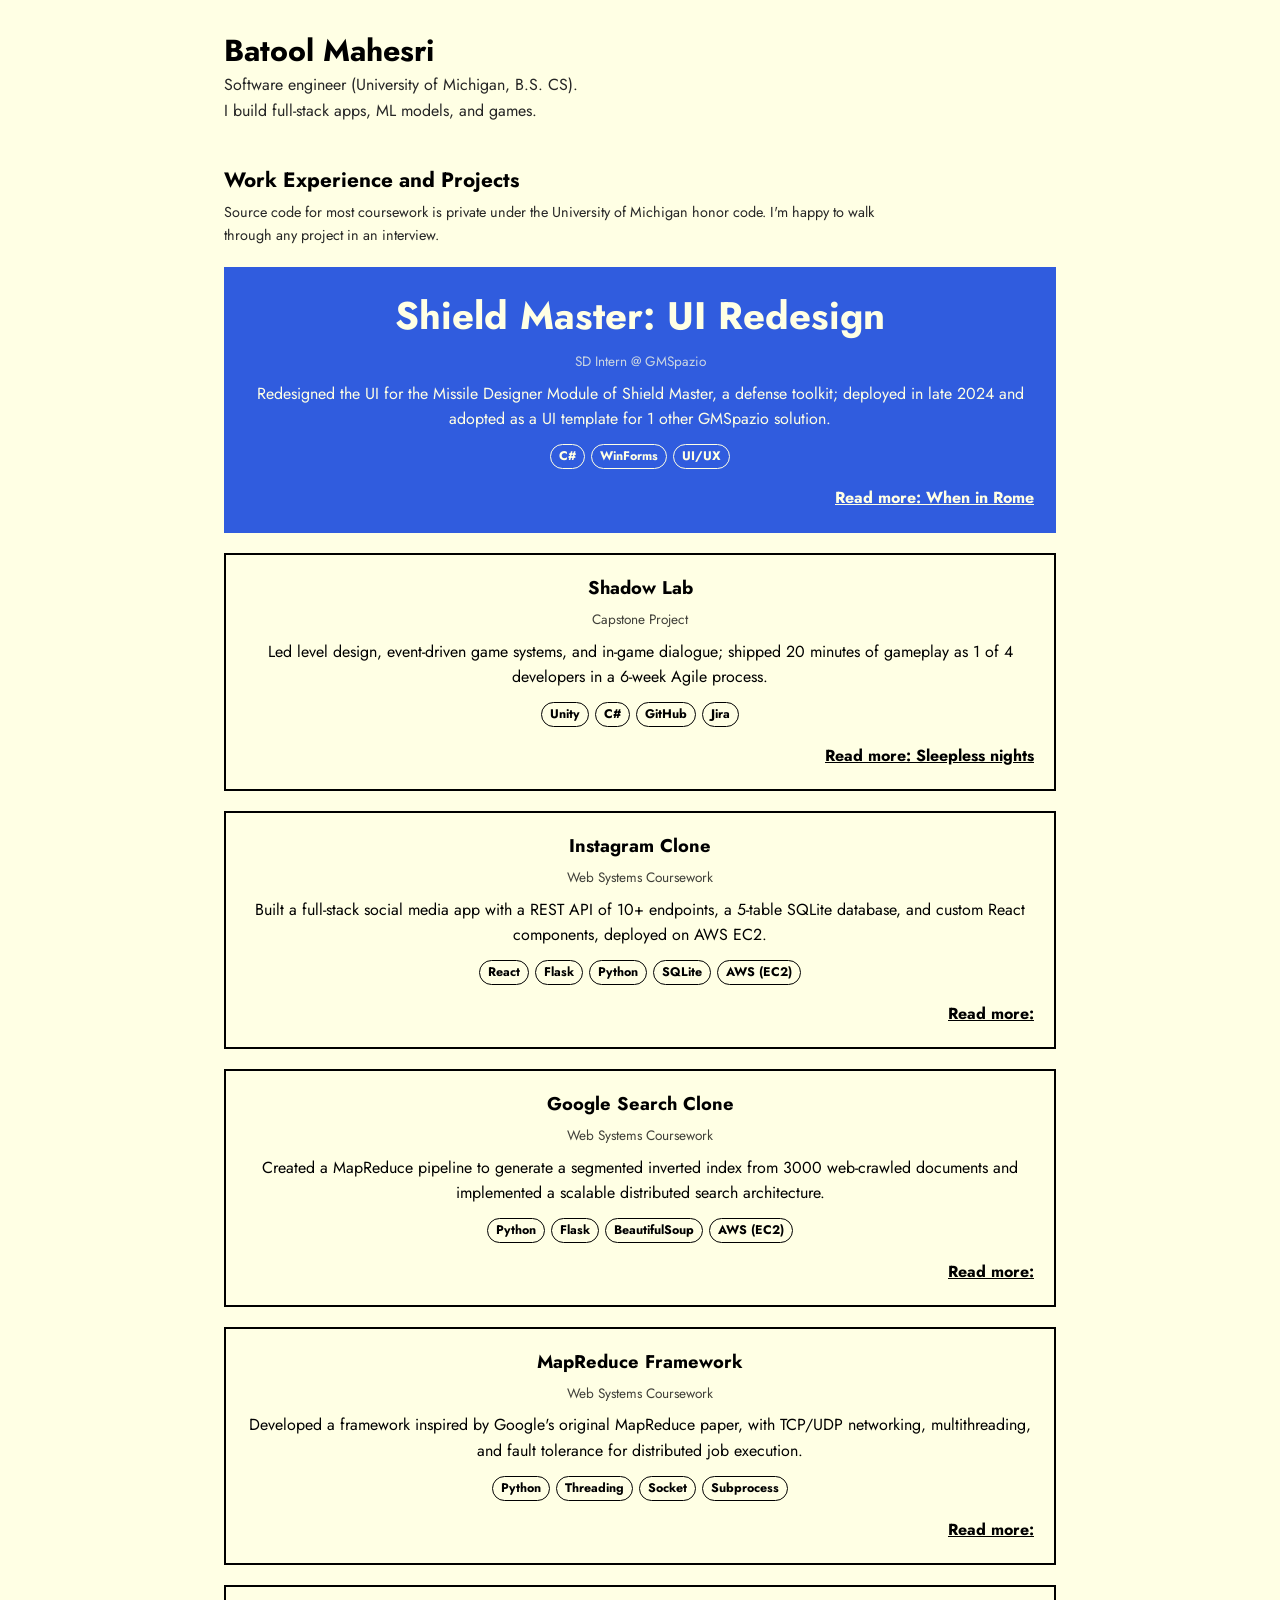
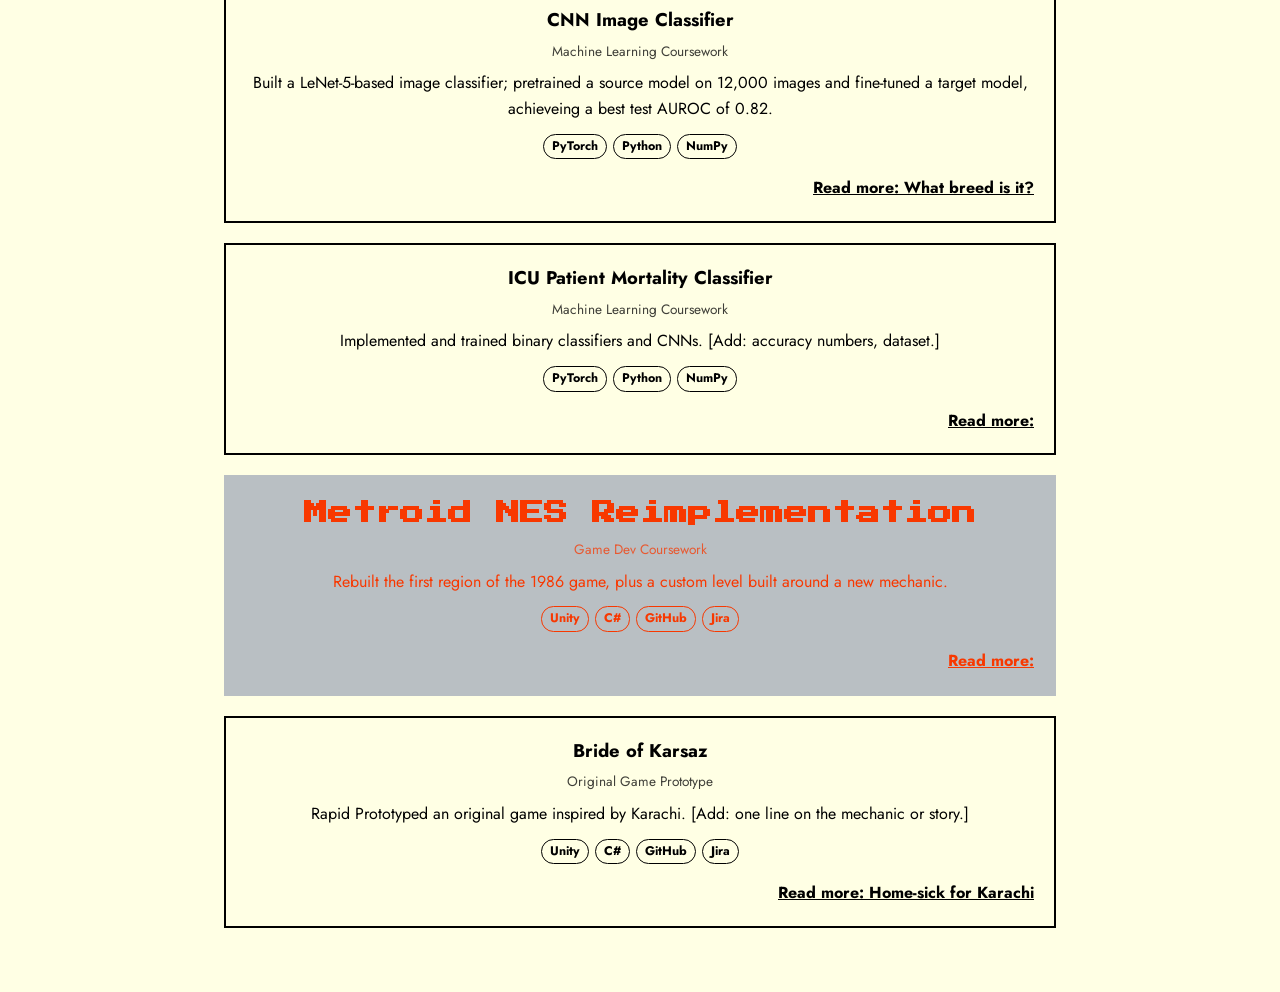
<file: a-new-index.html>
<!DOCTYPE html>
<html lang="en">
<head>
<meta charset="utf-8">
<meta name="viewport" content="width=device-width, initial-scale=1">
<title>Batool Mahesri</title>
<link rel="preconnect" href="https://fonts.googleapis.com">
<link rel="preconnect" href="https://fonts.gstatic.com" crossorigin>
<link href="https://fonts.googleapis.com/css2?family=Jost:wght@400;500;700&family=Press+Start+2P&display=swap" rel="stylesheet">
<link rel="stylesheet" href="css/base.css">
<link rel="stylesheet" href="css/grid.css">
</head>
<body>
<main>

  <h1>Batool Mahesri</h1>
  <p class="pitch">Software engineer (University of Michigan, B.S. CS).<br>
    I build full-stack apps, ML models, and games.</p>

  <h2>Work Experience and Projects</h2>
  <p class="note">Source code for most coursework is private under the University of Michigan honor code. I'm happy to walk through any project in an interview.</p>

  <ul class="grid">

    <!-- GMSpazio -->
    <li class="card" style="--card-fill:#305cde; --card-border:#305cde; --card-text:#ffffe4; --card-title-font:'Jost', sans-serif; --card-title-size:2.4rem;">
      <div class="card-body">
        <h3>Shield Master: UI Redesign</h3>
        <p class="kind">SD Intern @ GMSpazio</p>
        <p class="outcome">Redesigned the UI for the Missile Designer Module of Shield Master, a defense toolkit; deployed in late 2024 and adopted as a UI template for 1 other GMSpazio solution.</p>
        <ul class="tags" aria-label="Technologies">
          <li>C#</li><li>WinForms</li><li>UI/UX</li>
        </ul>
        <a class="more" href="case-studies/gmspazio.html">Read more: When in Rome</a>
      </div>
    </li>
    
    <!-- Shadow Lab -->
    <li class="card">
      <div class="card-body">
        <h3>Shadow Lab</h3>
        <p class="kind">Capstone Project</p>
        <p class="outcome">Led level design, event-driven game systems, and in-game dialogue; shipped 20 minutes of gameplay as 1 of 4 developers in a 6-week Agile process.</p>
        <ul class="tags" aria-label="Technologies">
          <li>Unity</li><li>C#</li><li>GitHub</li><li>Jira</li>
        </ul>
        <a class="more" href="case-studies/shadow-lab.html">Read more: Sleepless nights</a>
      </div>
    </li>
    
    <!--Instagram Clone -->
    <li class="card">
      <div class="card-body">
        <h3>Instagram Clone</h3>
        <p class="kind">Web Systems Coursework</p>
        <p class="outcome">Built a full-stack social media app with a REST API of 10+ endpoints, a 5-table SQLite database, and custom React components, deployed on AWS EC2.</p>
        <ul class="tags" aria-label="Technologies">
          <li>React</li><li>Flask</li><li>Python</li><li>SQLite</li><li>AWS (EC2)</li>
        </ul>
        <a class="more" href="case-studies/ig-clone.html">Read more: </a>
      </div>
    </li>
    
    <!-- Google Search Clone -->
    <li class="card">
      <div class="card-body">
        <h3>Google Search Clone</h3>
        <p class="kind">Web Systems Coursework</p>
        <p class="outcome">Created a MapReduce pipeline to generate a segmented inverted index from 3000 web-crawled documents and implemented a scalable distributed search architecture.</p>
        <ul class="tags" aria-label="Technologies">
          <li>Python</li><li>Flask</li><li>BeautifulSoup</li><li>AWS (EC2)</li>
        </ul>
        <a class="more" href="case-studies/gs-clone.html">Read more: </a>
      </div>
    </li>
    
    <!-- MapReduce Framework -->
    <li class="card">
      <div class="card-body">
        <h3>MapReduce Framework</h3>
        <p class="kind">Web Systems Coursework</p>
        <p class="outcome">Developed a framework inspired by Google's original MapReduce paper, with TCP/UDP networking, multithreading, and fault tolerance for distributed job execution.</p>
        <ul class="tags" aria-label="Technologies">
          <li>Python</li><li>Threading</li><li>Socket</li><li>Subprocess</li>
        </ul>
        <a class="more" href="case-studies/mapreduce.html">Read more: </a>
      </div>
    </li>
    
    <!-- Image Classifier -->
    <li class="card">
      <div class="card-body">
        <h3>CNN Image Classifier</h3>
        <p class="kind">Machine Learning Coursework</p>
        <p class="outcome">Built a LeNet-5-based image classifier; pretrained a source model on 12,000 images and fine-tuned a target model, achieveing a best test AUROC of 0.82.</p>
        <ul class="tags" aria-label="Technologies">
          <li>PyTorch</li><li>Python</li><li>NumPy</li>
        </ul>
        <a class="more" href="case-studies/image-classifier.html">Read more: What breed is it?</a>
      </div>
    </li>
    
    <!-- ICU Binary Classifier -->
    <li class="card">
      <div class="card-body">
        <h3>ICU Patient Mortality Classifier</h3>
        <p class="kind">Machine Learning Coursework</p>
        <p class="outcome">Implemented and trained binary classifiers and CNNs. [Add: accuracy numbers, dataset.]</p>
        <ul class="tags" aria-label="Technologies">
          <li>PyTorch</li><li>Python</li><li>NumPy</li>
        </ul>
        <a class="more" href="case-studies/icu-classifier.html">Read more: </a>
      </div>
    </li>
    
    <!-- Metroid -->
    <li class="card" style="--card-fill:#b9bfc3; --card-text:#f83800; --card-border:#b9bfc3; --card-title-font:'Press Start 2P', monospace; --card-title-size:1.5rem;">
      <div class="card-body">
        <h3>Metroid NES Reimplementation</h3>
        <p class="kind">Game Dev Coursework</p>
        <p class="outcome">Rebuilt the first region of the 1986 game, plus a custom level built around a new mechanic.</p>
        <ul class="tags" aria-label="Technologies">
          <li>Unity</li><li>C#</li><li>GitHub</li><li>Jira</li>
        </ul>
        <a class="more" href="case-studies/metroid.html">Read more: </a>
      </div>
    </li>
    
    <!-- Bride of Karsaz -->
    <li class="card">
      <div class="card-body">
        <h3>Bride of Karsaz</h3>
        <p class="kind">Original Game Prototype</p>
        <p class="outcome">Rapid Prototyped an original game inspired by Karachi. [Add: one line on the mechanic or story.]</p>
        <ul class="tags" aria-label="Technologies">
          <li>Unity</li><li>C#</li><li>GitHub</li><li>Jira</li>
        </ul>
        <a class="more" href="case-studies/karsaz-bride.html">Read more: Home-sick for Karachi</a>
      </div>
    </li>

  </ul>
</main>
</body>
</html>
</file>
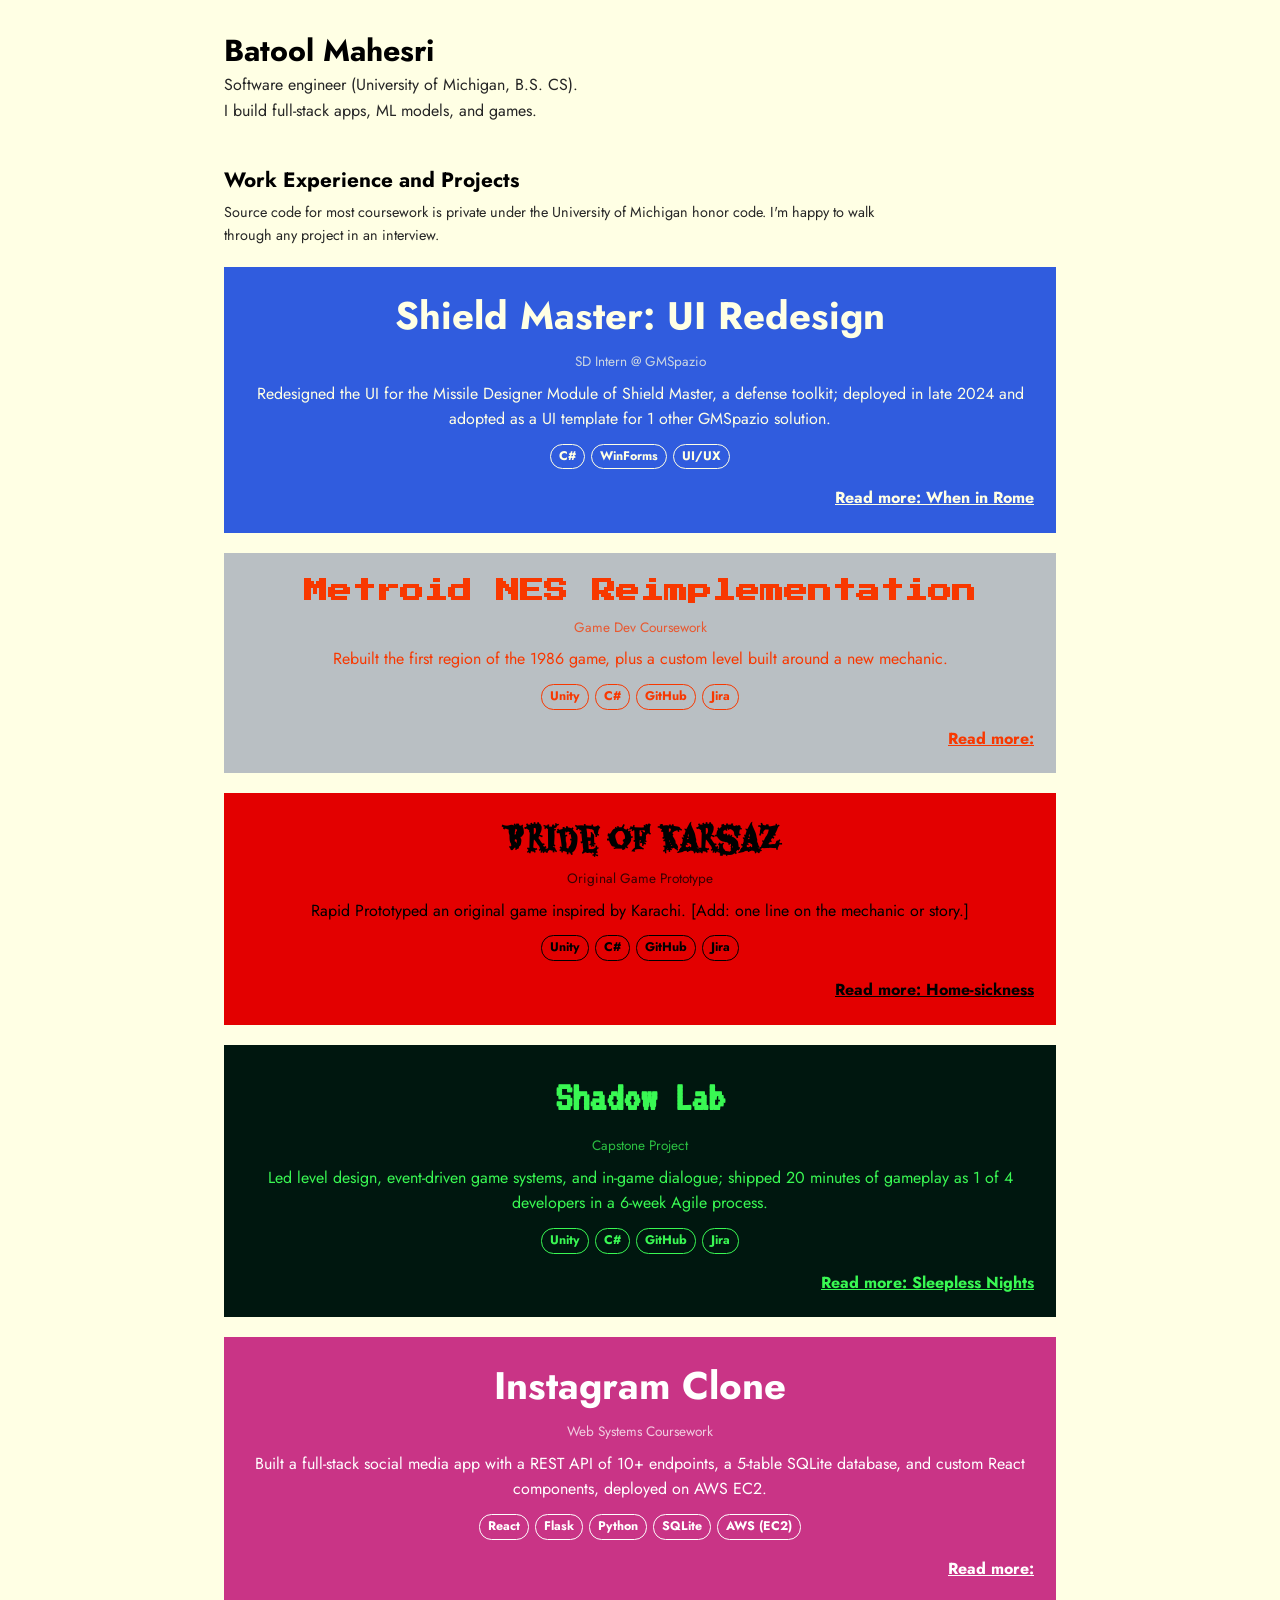
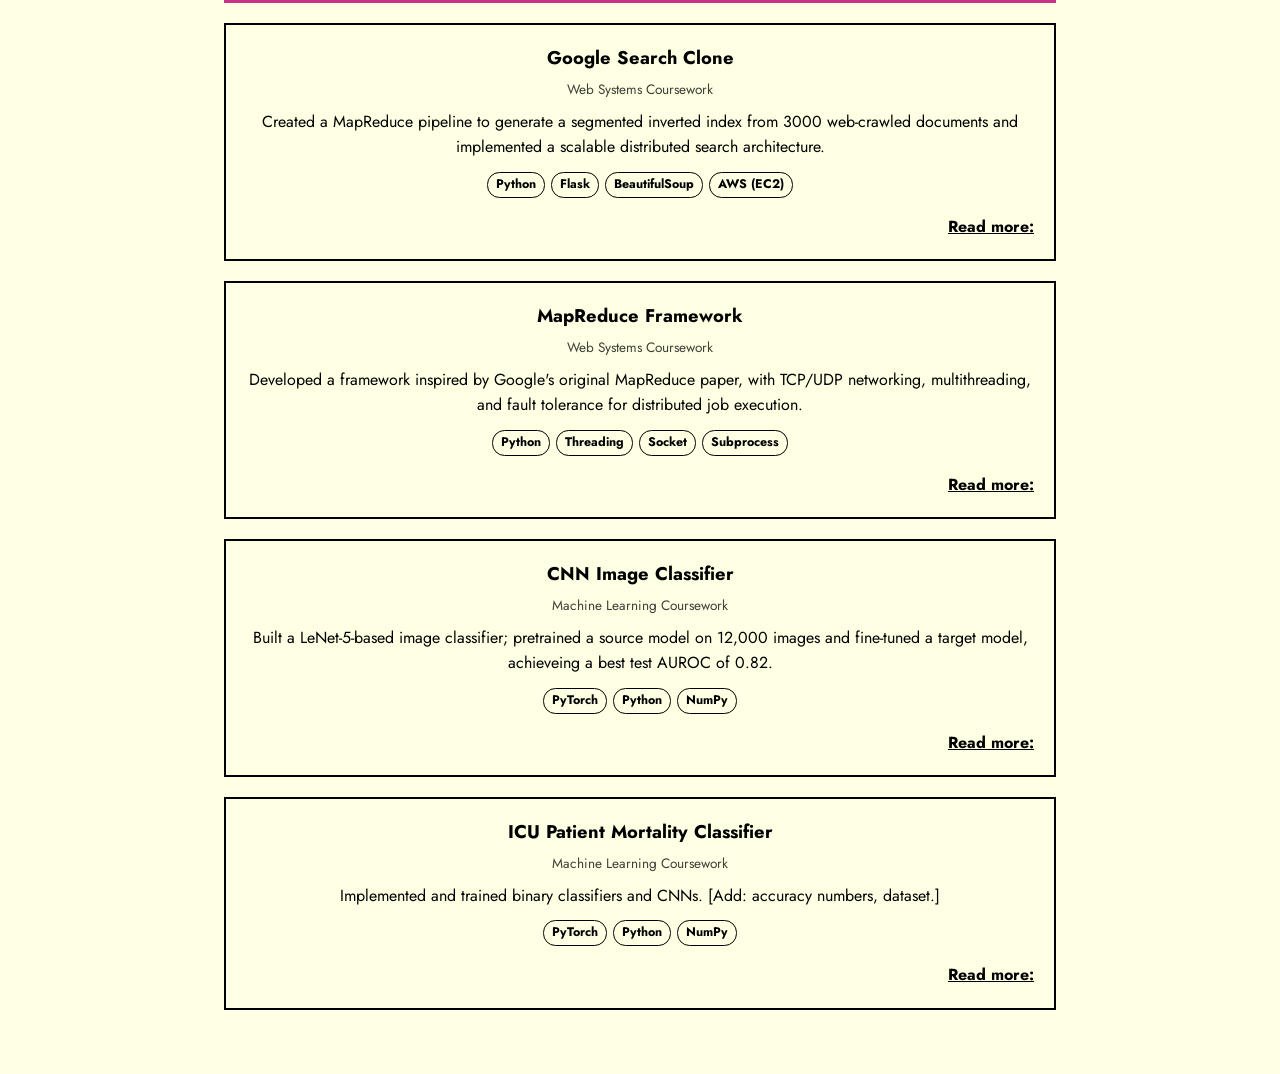
<file: A-new-index.html>
<!DOCTYPE html>
<html lang="en">
<head>
<meta charset="utf-8">
<meta name="viewport" content="width=device-width, initial-scale=1">
<title>Batool Mahesri</title>
<link rel="preconnect" href="https://fonts.googleapis.com">
<link rel="preconnect" href="https://fonts.gstatic.com" crossorigin>
<link href="https://fonts.googleapis.com/css2?family=Jost:wght@400;500;700&family=Press+Start+2P&family=VT323&family=Eater&display=swap" rel="stylesheet">
<link rel="stylesheet" href="css/base.css">
<link rel="stylesheet" href="css/grid.css">
</head>
<body>
<main>

  <h1>Batool Mahesri</h1>
  <p class="pitch">Software engineer (University of Michigan, B.S. CS).<br>
    I build full-stack apps, ML models, and games.</p>

  <h2>Work Experience and Projects</h2>
  <p class="note">Source code for most coursework is private under the University of Michigan honor code. I'm happy to walk through any project in an interview.</p>

  <ul class="grid">

    <!-- GMSpazio -->
    <li class="card" style="--card-fill:#305cde; --card-border:#305cde; --card-text:#ffffe4; --card-title-font:'Jost', sans-serif; --card-title-size:2.4rem;">
      <div class="card-body">
        <h3>Shield Master: UI Redesign</h3>
        <p class="kind">SD Intern @ GMSpazio</p>
        <p class="outcome">Redesigned the UI for the Missile Designer Module of Shield Master, a defense toolkit; deployed in late 2024 and adopted as a UI template for 1 other GMSpazio solution.</p>
        <ul class="tags" aria-label="Technologies">
          <li>C#</li><li>WinForms</li><li>UI/UX</li>
        </ul>
        <a class="more" href="case-studies/gmspazio.html">Read more: When in Rome</a>
      </div>
    </li>

    <!-- Metroid -->
    <li class="card" style="--card-fill:#b9bfc3; --card-text:#f83800; --card-border:#b9bfc3; --card-title-font:'Press Start 2P', monospace; --card-title-size:1.5rem;">
      <div class="card-body">
        <h3>Metroid NES Reimplementation</h3>
        <p class="kind">Game Dev Coursework</p>
        <p class="outcome">Rebuilt the first region of the 1986 game, plus a custom level built around a new mechanic.</p>
        <ul class="tags" aria-label="Technologies">
          <li>Unity</li><li>C#</li><li>GitHub</li><li>Jira</li>
        </ul>
        <a class="more" href="case-studies/metroid.html">Read more: </a>
      </div>
    </li>
    
    <!-- Bride of Karsaz -->
    <li class="card" style="--card-fill:#e30000; --card-text:#000000; --card-border:#e30000; --card-title-font:'Eater', cursive; --card-title-size:2.0rem;">
      <div class="card-body">
        <h3>Bride of Karsaz</h3>
        <p class="kind">Original Game Prototype</p>
        <p class="outcome">Rapid Prototyped an original game inspired by Karachi. [Add: one line on the mechanic or story.]</p>
        <ul class="tags" aria-label="Technologies">
          <li>Unity</li><li>C#</li><li>GitHub</li><li>Jira</li>
        </ul>
        <a class="more" href="case-studies/karsaz-bride.html">Read more: Home-sickness</a>
      </div>
    </li>
    
    <!-- Shadow Lab -->
    <li class="card" style="--card-fill:#00170f; --card-border:#00170f; --card-text:#39f853; --card-title-font:'VT323', monospace; --card-title-size:2.7rem;">
      <div class="card-body">
        <h3>Shadow Lab</h3>
        <p class="kind">Capstone Project</p>
        <p class="outcome">Led level design, event-driven game systems, and in-game dialogue; shipped 20 minutes of gameplay as 1 of 4 developers in a 6-week Agile process.</p>
        <ul class="tags" aria-label="Technologies">
          <li>Unity</li><li>C#</li><li>GitHub</li><li>Jira</li>
        </ul>
        <a class="more" href="case-studies/shadow-lab.html">Read more: Sleepless Nights</a>
      </div>
    </li>
    
    <!--Instagram Clone -->
    <li class="card" style="--card-fill:#c93486; --card-border:#c93486; --card-text:#ffffff; --card-title-font:'Jost', sans-serif; --card-title-size:2.4rem;">
      <div class="card-body">
        <h3>Instagram Clone</h3>
        <p class="kind">Web Systems Coursework</p>
        <p class="outcome">Built a full-stack social media app with a REST API of 10+ endpoints, a 5-table SQLite database, and custom React components, deployed on AWS EC2.</p>
        <ul class="tags" aria-label="Technologies">
          <li>React</li><li>Flask</li><li>Python</li><li>SQLite</li><li>AWS (EC2)</li>
        </ul>
        <a class="more" href="case-studies/ig-clone.html">Read more: </a>
      </div>
    </li>
    
    <!-- Google Search Clone -->
    <li class="card">
      <div class="card-body">
        <h3>Google Search Clone</h3>
        <p class="kind">Web Systems Coursework</p>
        <p class="outcome">Created a MapReduce pipeline to generate a segmented inverted index from 3000 web-crawled documents and implemented a scalable distributed search architecture.</p>
        <ul class="tags" aria-label="Technologies">
          <li>Python</li><li>Flask</li><li>BeautifulSoup</li><li>AWS (EC2)</li>
        </ul>
        <a class="more" href="case-studies/gs-clone.html">Read more: </a>
      </div>
    </li>
    
    <!-- MapReduce Framework -->
    <li class="card">
      <div class="card-body">
        <h3>MapReduce Framework</h3>
        <p class="kind">Web Systems Coursework</p>
        <p class="outcome">Developed a framework inspired by Google's original MapReduce paper, with TCP/UDP networking, multithreading, and fault tolerance for distributed job execution.</p>
        <ul class="tags" aria-label="Technologies">
          <li>Python</li><li>Threading</li><li>Socket</li><li>Subprocess</li>
        </ul>
        <a class="more" href="case-studies/mapreduce.html">Read more: </a>
      </div>
    </li>
    
    <!-- Image Classifier -->
    <li class="card">
      <div class="card-body">
        <h3>CNN Image Classifier</h3>
        <p class="kind">Machine Learning Coursework</p>
        <p class="outcome">Built a LeNet-5-based image classifier; pretrained a source model on 12,000 images and fine-tuned a target model, achieveing a best test AUROC of 0.82.</p>
        <ul class="tags" aria-label="Technologies">
          <li>PyTorch</li><li>Python</li><li>NumPy</li>
        </ul>
        <a class="more" href="case-studies/image-classifier.html">Read more: </a>
      </div>
    </li>
    
    <!-- ICU Binary Classifier -->
    <li class="card">
      <div class="card-body">
        <h3>ICU Patient Mortality Classifier</h3>
        <p class="kind">Machine Learning Coursework</p>
        <p class="outcome">Implemented and trained binary classifiers and CNNs. [Add: accuracy numbers, dataset.]</p>
        <ul class="tags" aria-label="Technologies">
          <li>PyTorch</li><li>Python</li><li>NumPy</li>
        </ul>
        <a class="more" href="case-studies/icu-classifier.html">Read more: </a>
      </div>
    </li>

  </ul>
</main>
</body>
</html>
</file>
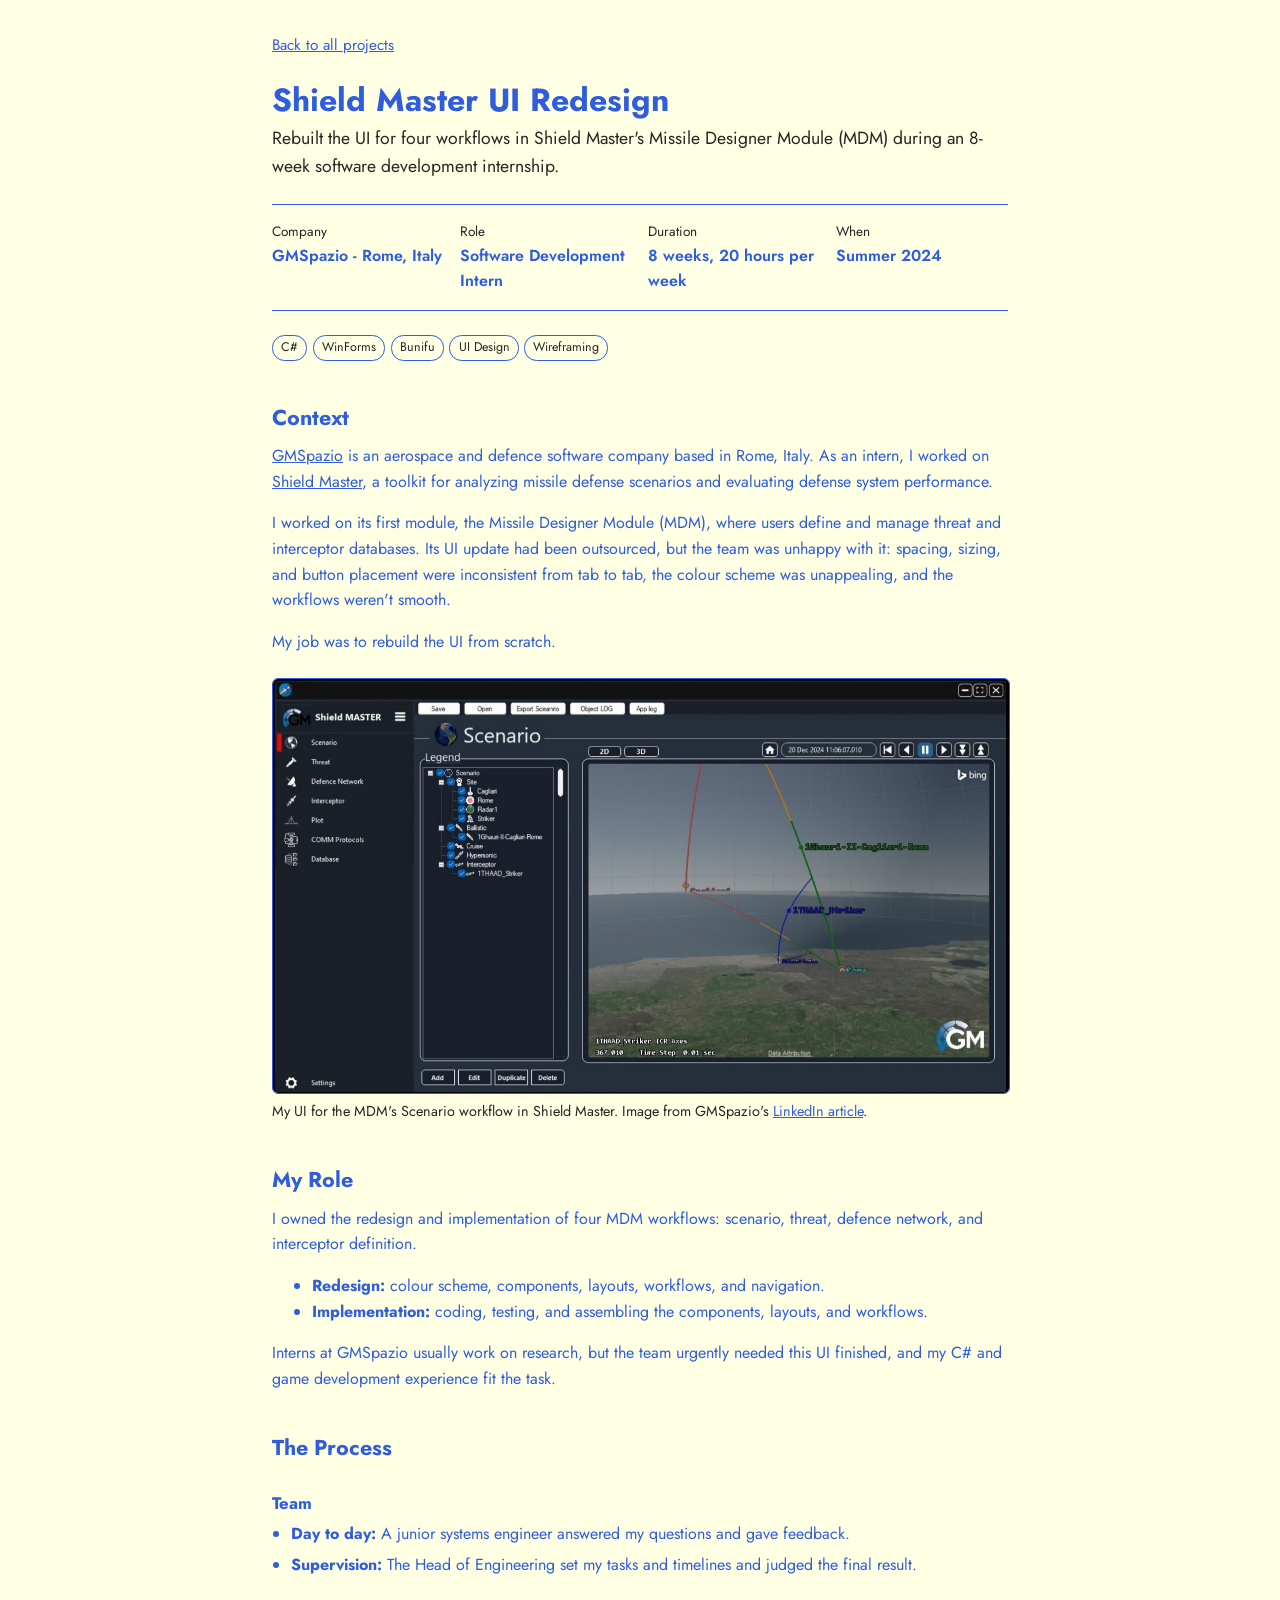
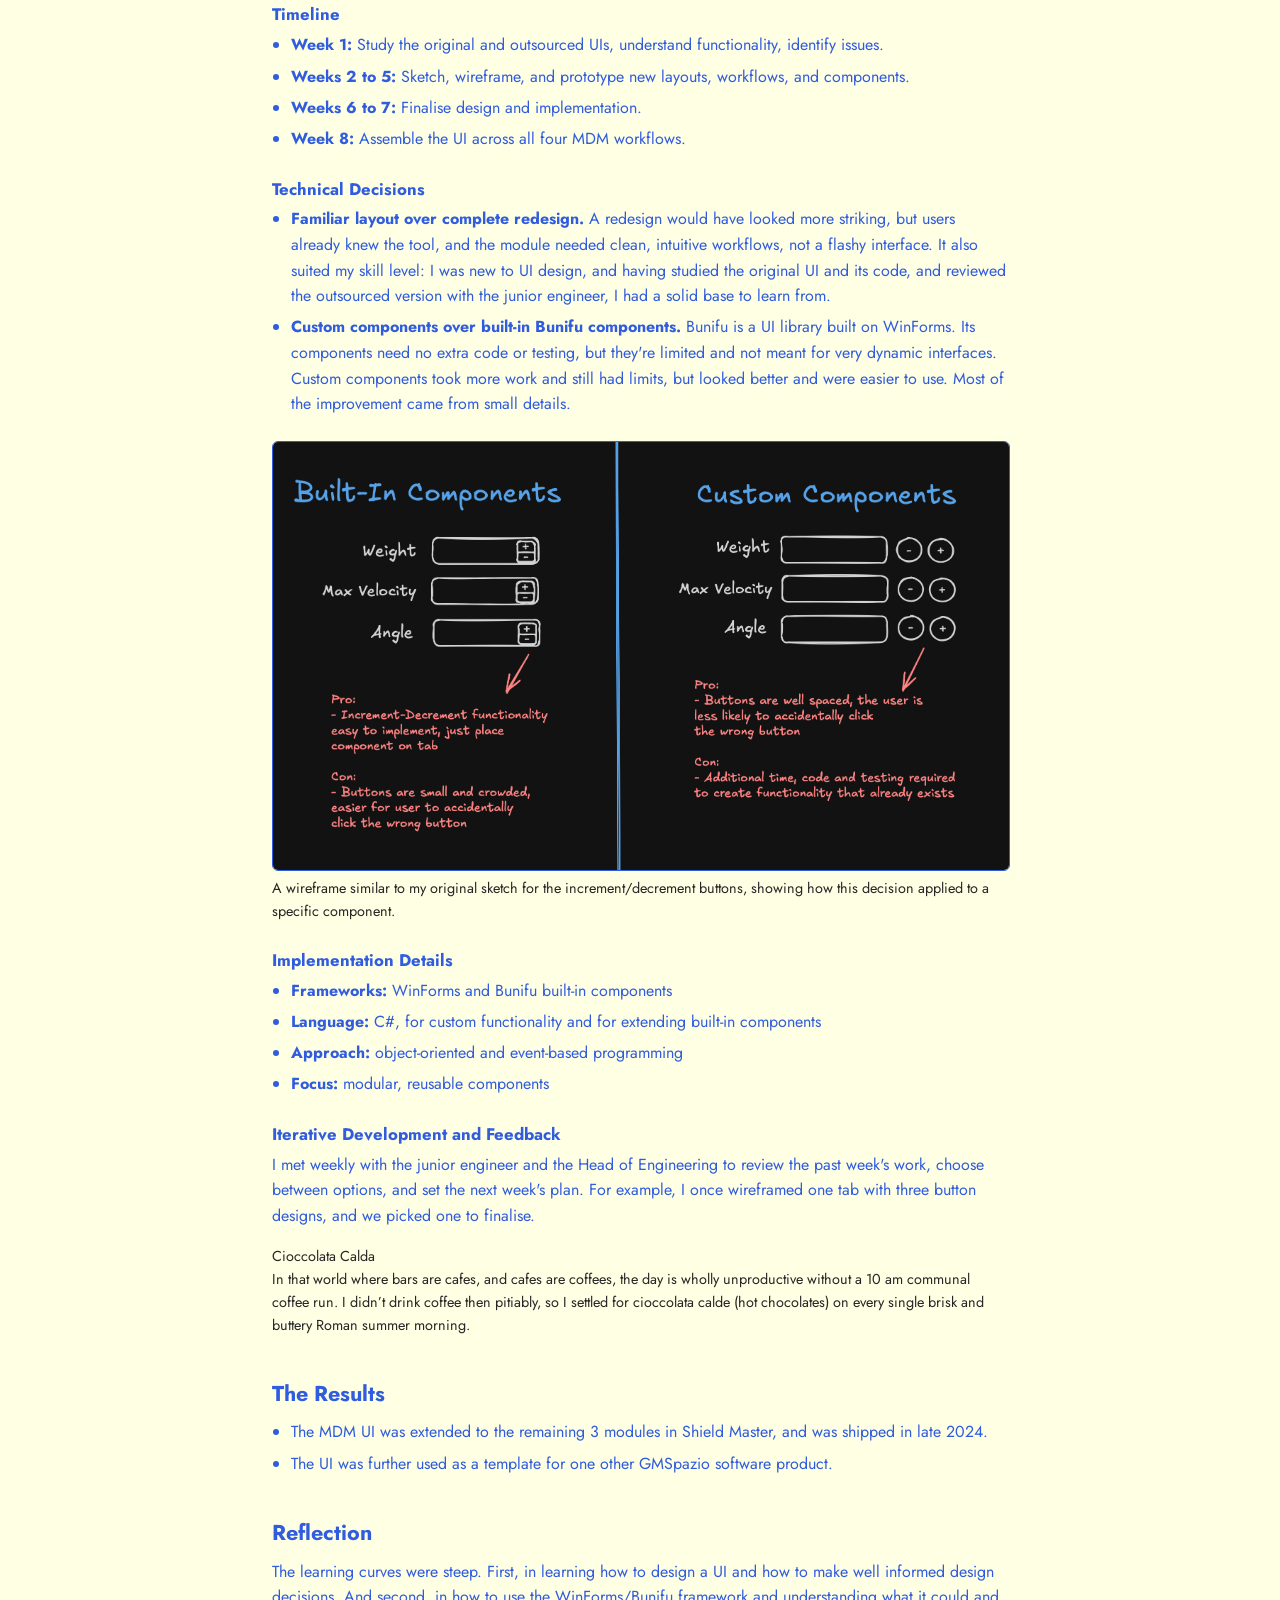
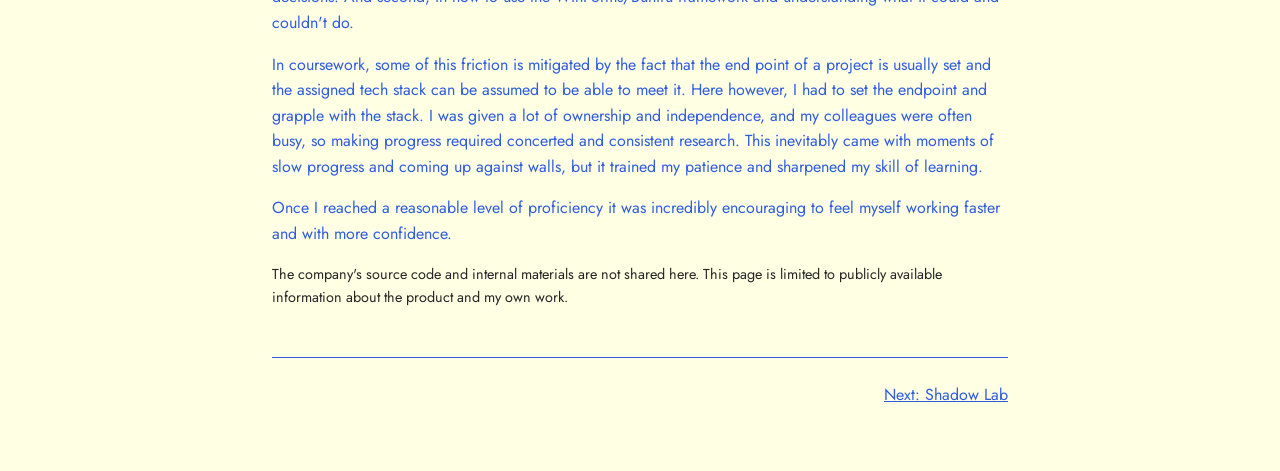
<file: gmspazio-case-study.html>
<!DOCTYPE html>
<html lang="en">
<head>
<meta charset="utf-8">
<meta name="viewport" content="width=device-width, initial-scale=1">
<title>GMSpazio Internship | Batool Mahesri</title>
<meta name="description" content="Rebuilt the UI for four workflows in Shield Master's Missile Designer Module (MDM) during an 8-week software development internship.">
<link rel="preconnect" href="https://fonts.googleapis.com">
<link rel="preconnect" href="https://fonts.gstatic.com" crossorigin>
<link href="https://fonts.googleapis.com/css2?family=Jost:wght@400;500;700&display=swap" rel="stylesheet">
<style>
  :root {
    --bg: #ffffe4;          /* off-white */
    --text: #305cde;        /* royal blue */
    --muted: #262626;
    --line: #305cde;        /* borders and rules */
    --accent: #305cde;      /* links */
  }
  body {
    margin: 0;
    padding: 2rem 1.25rem 4rem;
    background: var(--bg);
    color: var(--text);
    font-family: "Jost", "Futura", system-ui, -apple-system, "Segoe UI", sans-serif;
    line-height: 1.6;
  }
  main { max-width: 46rem; margin: 0 auto; }
  a { color: var(--accent); }
  a:focus-visible, summary:focus-visible { outline: 3px solid var(--accent); outline-offset: 2px; }

  .back { display: inline-block; margin-bottom: 1.5rem; font-size: .95rem; }
  h1 { font-size: 2rem; margin: 0 0 .25rem; line-height: 1.2; }
  .summary { color: var(--muted); font-size: 1.1rem; margin: 0 0 1.5rem; }

  .facts {
    display: grid;
    grid-template-columns: repeat(auto-fit, minmax(9rem, 1fr));
    gap: 1rem;
    margin: 0 0 1.5rem;
    padding: 1rem 0;
    border-top: 1px solid var(--line);
    border-bottom: 1px solid var(--line);
  }
  .facts dt { font-size: .85rem; color: var(--muted); }
  .facts dd { margin: 0; font-weight: 600; }

  .tags { list-style: none; padding: 0; margin: 0 0 2rem; display: flex; flex-wrap: wrap; gap: .35rem; }
  .tags li {
    font-size: .78rem;
    padding: .15em .65em;
    border: 1px solid var(--line);
    border-radius: 1em;
    color: var(--muted);
  }

  h2 { font-size: 1.35rem; margin: 2.5rem 0 .5rem; }
  h3 { font-size: 1.05rem; margin: 1.5rem 0 .25rem; }
  p { margin: 0 0 1rem; }
  ul.points { padding-left: 1.2rem; margin: 0 0 1rem; }
  ul.points li { margin-bottom: .35rem; }

  figure { margin: 1.5rem 0; }
  figure img {
    width: 100%;
    height: auto;
    display: block;
    border: 1px solid var(--line);
    border-radius: 6px;
    background: rgba(0, 0, 0, .12);
  }
  figcaption { font-size: .9rem; color: var(--muted); margin-top: .4rem; }

  .next { margin-top: 3rem; padding-top: 1.5rem; border-top: 1px solid var(--line); display: flex; justify-content: space-between; gap: 1rem; flex-wrap: wrap; }
  .note { color: var(--muted); font-size: .9rem; }
</style>
</head>
<body>
<main>

  <a class="back" href="project-grid.html#projects">Back to all projects</a>

  <h1>Shield Master UI Redesign</h1>
  <p class="summary">
    Rebuilt the UI for four workflows in Shield Master's Missile Designer 
    Module (MDM) during an 8-week software development internship.
  </p>

  <dl class="facts">
    <div><dt>Company</dt><dd>GMSpazio - Rome, Italy</dd></div>
    <div><dt>Role</dt><dd>Software Development Intern</dd></div>
    <div><dt>Duration</dt><dd>8 weeks, 20 hours per week</dd></div>
    <div><dt>When</dt><dd>Summer 2024</dd></div>
  </dl>

  <ul class="tags" aria-label="Technologies">
    <li>C#</li><li>WinForms</li><li>Bunifu</li><li>UI Design</li><li>Wireframing</li>
  </ul>

  <h2>Context</h2>
  <p>
    <a href="https://www.gmspazio.com/en/">GMSpazio</a> is an aerospace and defence software company based in Rome, Italy.
    As an intern, I worked on <a href="https://www.gmspazio.com/en/project-items/shield-master-missile-defense-tool-kit/">Shield Master</a>, a toolkit for analyzing missile defense scenarios and evaluating defense system performance.
  </p>
  <p>
    I worked on its first module, the Missile Designer Module (MDM), where users define and manage threat and interceptor databases.
    Its UI update had been outsourced, but the team was unhappy with it: spacing, sizing, and button placement were inconsistent from tab to tab, the colour scheme was unappealing, and the workflows weren't smooth.
  </p>
  <p>
    My job was to rebuild the UI from scratch.
  </p>

  <figure>
    <img src="images/gmspazio_linkedin.jpeg" alt="Screenshot of the Shield Master interface from GMSpazio's LinkedIn article">
    <figcaption>
      My UI for the MDM's Scenario workflow in Shield Master. Image from GMSpazio's 
      <a href="https://www.linkedin.com/pulse/enhancing-missile-defense-through-simulation-strategic-analysis-yitpf/">LinkedIn article</a>.
    </figcaption>
  </figure>

 <h2>My Role</h2>
  <p>
    I owned the redesign and implementation of four MDM workflows: scenario, threat, defence network, and interceptor definition.
  </p>
  <ul>
    <li><strong>Redesign:</strong> colour scheme, components, layouts, workflows, and navigation.</li>
    <li><strong>Implementation:</strong> coding, testing, and assembling the components, layouts, and workflows.</li>
  </ul>
  <p>
    Interns at GMSpazio usually work on research, but the team urgently needed this UI finished, and my C# and game development experience fit the task.
  </p>

  <h2>The Process</h2>

  <h3>Team</h3>
  <ul class="points">
    <li><strong>Day to day:</strong> A junior systems engineer answered my questions and gave feedback.</li>
    <li><strong>Supervision:</strong> The Head of Engineering set my tasks and timelines and judged the final result.</li>
  </ul>
  
  <h3>Timeline</h3>
  <ul class="points">
    <li><strong>Week 1:</strong> Study the original and outsourced UIs, understand functionality, identify issues.</li>
    <li><strong>Weeks 2 to 5:</strong> Sketch, wireframe, and prototype new layouts, workflows, and components.</li>
    <li><strong>Weeks 6 to 7:</strong> Finalise design and implementation.</li>
    <li><strong>Week 8:</strong> Assemble the UI across all four MDM workflows.</li>
  </ul>
  
  <h3>Technical Decisions</h3>
  <ul class="points">
    <li>
      <strong>Familiar layout over complete redesign.</strong>
      A redesign would have looked more striking, but users already knew the tool, and the module needed clean, intuitive workflows, not a flashy interface.
      It also suited my skill level: I was new to UI design, and having studied the original UI and its code, and reviewed the outsourced version with the junior engineer, I had a solid base to learn from.
    </li>
    <li>
      <strong>Custom components over built-in Bunifu components.</strong>
      Bunifu is a UI library built on WinForms. Its components need no extra code or testing, but they're limited and not meant for very dynamic interfaces.
      Custom components took more work and still had limits, but looked better and were easier to use. Most of the improvement came from small details.
    </li>
  </ul>

  <figure>
    <img src="images/gmspazio_wireframe.png" alt="Wireframe of an increment and decrement button control">
    <figcaption>
      A wireframe similar to my original sketch for the increment/decrement 
      buttons, showing how this decision applied to a specific component.
    </figcaption>
  </figure>

  <h3>Implementation Details</h3>
  <ul class="points">
    <li><strong>Frameworks:</strong> WinForms and Bunifu built-in components</li>
    <li><strong>Language:</strong> C#, for custom functionality and for extending built-in components</li>
    <li><strong>Approach:</strong> object-oriented and event-based programming</li>
    <li><strong>Focus:</strong> modular, reusable components</li>
  </ul>
  
  <h3>Iterative Development and Feedback</h3>
  <p>
    I met weekly with the junior engineer and the Head of Engineering to review the past week's work, choose between options, and set the next week's plan.
    For example, I once wireframed one tab with three button designs, and we picked one to finalise.
  </p>

  <p class="note">
    Cioccolata Calda<br>
    In that world where bars are cafes, and cafes are coffees, the day is wholly unproductive 
    without a 10 am communal coffee run. I didn’t drink coffee then pitiably, so I settled for cioccolata 
    calde (hot chocolates) on every single brisk and buttery Roman summer morning.
  </p>

  <h2>The Results</h2>
  <ul class="points">
    <li>
      The MDM UI was extended to the remaining 3 modules in Shield Master, 
      and was shipped in late 2024.
    </li>
    <li>
      The UI was further used as a template for one other GMSpazio software 
      product.
    </li>
  </ul>

  <h2>Reflection</h2>
  <p>
    The learning curves were steep. First, in learning how to design a UI 
    and how to make well informed design decisions. And second, in how to 
    use the WinForms/Bunifu framework and understanding what it could and 
    couldn't do.
  </p>
  <p>
    In coursework, some of this friction is mitigated by the fact that 
    the end point of a project is usually set and the assigned tech stack 
    can be assumed to be able to meet it. Here however, I had to set the 
    endpoint and grapple with the stack. I was given a lot of ownership 
    and independence, and my colleagues were often busy, so making progress 
    required concerted and consistent research. This inevitably came with 
    moments of slow progress and coming up against walls, but it trained my 
    patience and sharpened my skill of learning.
  </p>
  <p>
    Once I reached a reasonable level of proficiency it was incredibly 
    encouraging to feel myself working faster and with more confidence.
  </p>

  <p class="note">
    The company's source code and internal materials are not shared here. 
    This page is limited to publicly available information about the product 
    and my own work.
  </p>

  <nav class="next" aria-label="Project navigation">
    <span></span>
    <a href="ShadowLab.html">Next: Shadow Lab</a>
  </nav>

</main>
</body>
</html>
</file>
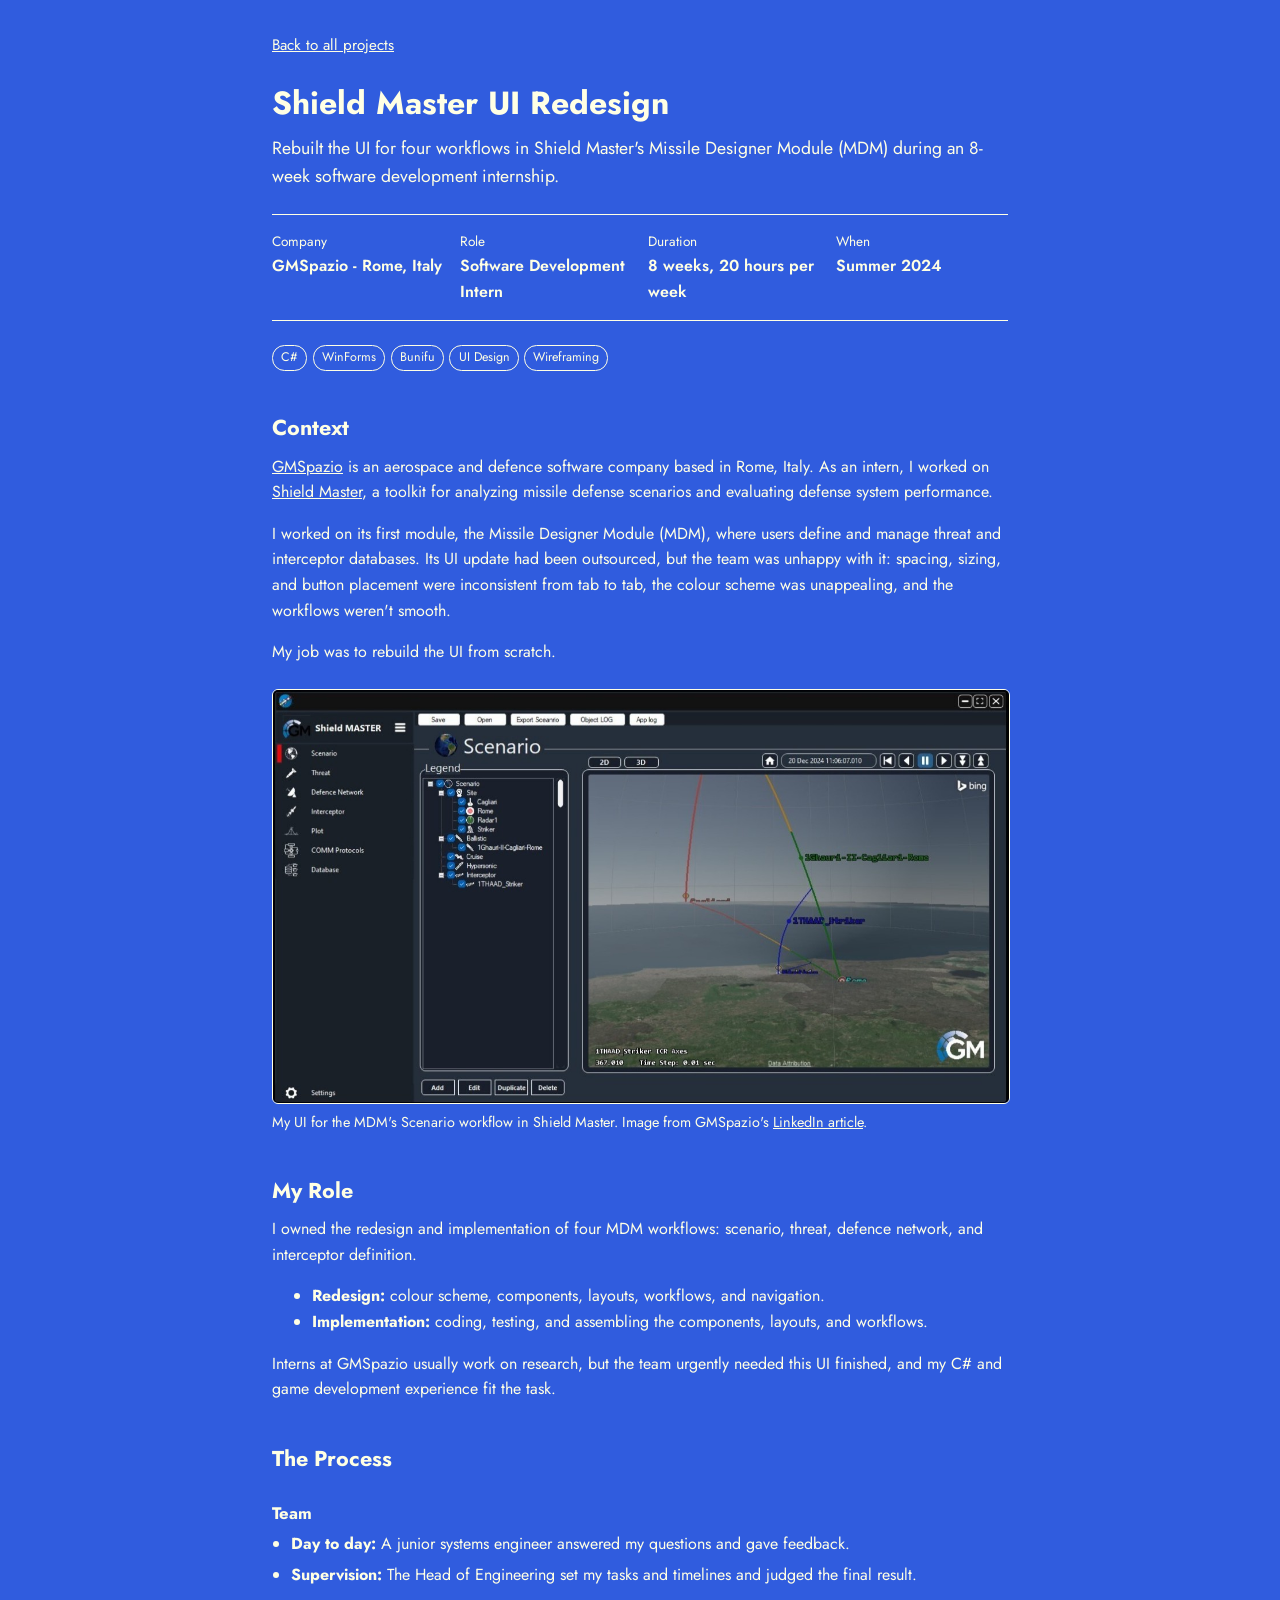
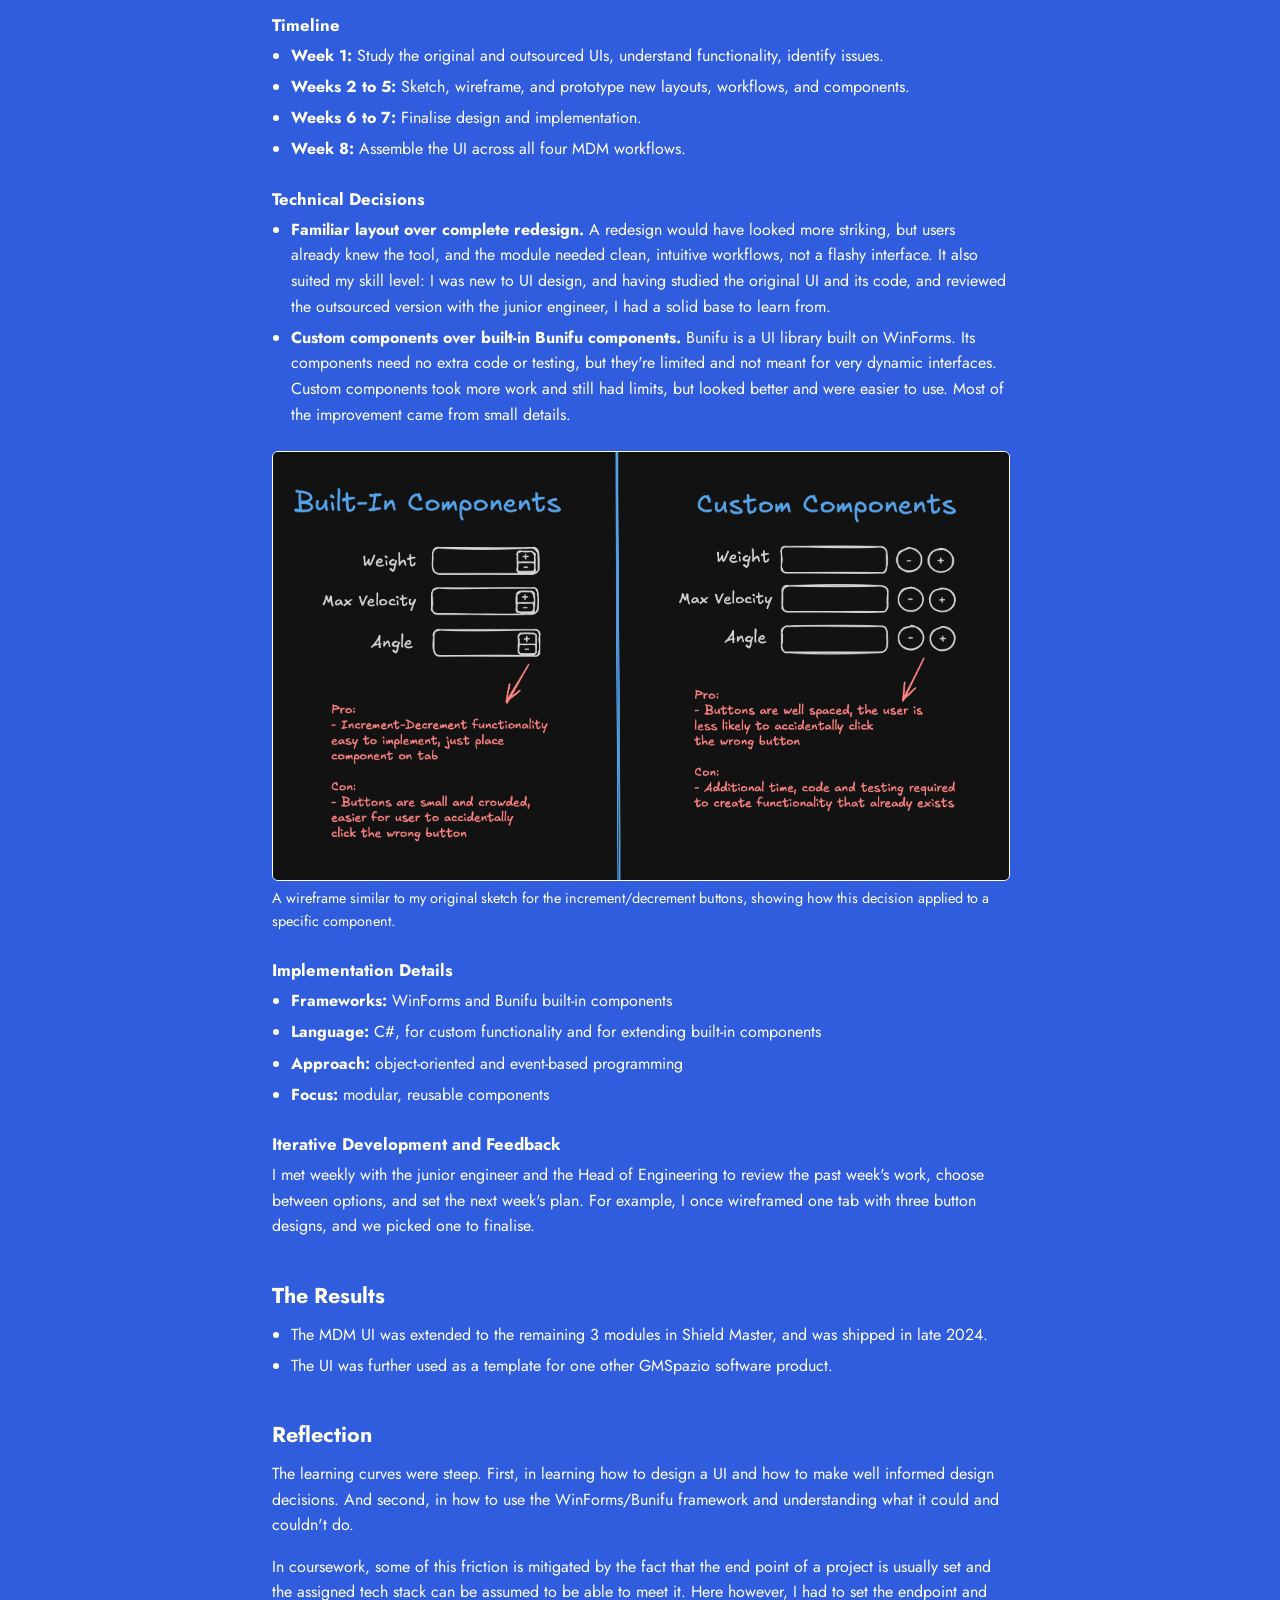
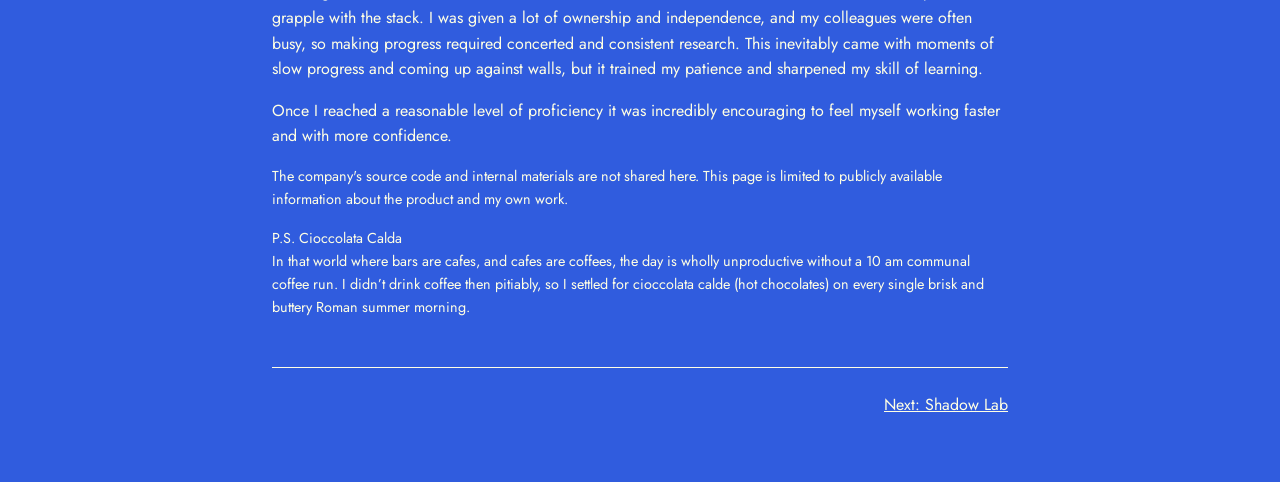
<file: case-studies/gmspazio.html>
<!DOCTYPE html>
<html lang="en">
<head>
<meta charset="utf-8">
<meta name="viewport" content="width=device-width, initial-scale=1">
<title>GMSpazio Internship | Batool Mahesri</title>
<meta name="description" content="Rebuilt the UI for four workflows in Shield Master's Missile Designer Module (MDM) during an 8-week software development internship.">
<link rel="preconnect" href="https://fonts.googleapis.com">
<link rel="preconnect" href="https://fonts.gstatic.com" crossorigin>
<link href="https://fonts.googleapis.com/css2?family=Jost:wght@400;500;700&display=swap" rel="stylesheet">
<link rel="stylesheet" href="../css/base.css">
<link rel="stylesheet" href="../css/case-study.css">
</head>
<body style="--bg:#305cde; --text:#ffffe4; --muted:#ffffe4; --line:#ffffe4; --accent:#ffffe4;">
<main>

  <a class="back" href="../A-new-index.html#projects">Back to all projects</a>

  <h1>Shield Master UI Redesign</h1>
  <p class="summary">
    Rebuilt the UI for four workflows in Shield Master's Missile Designer 
    Module (MDM) during an 8-week software development internship.
  </p>

  <dl class="facts">
    <div><dt>Company</dt><dd>GMSpazio - Rome, Italy</dd></div>
    <div><dt>Role</dt><dd>Software Development Intern</dd></div>
    <div><dt>Duration</dt><dd>8 weeks, 20 hours per week</dd></div>
    <div><dt>When</dt><dd>Summer 2024</dd></div>
  </dl>

  <ul class="tags" aria-label="Technologies">
    <li>C#</li><li>WinForms</li><li>Bunifu</li><li>UI Design</li><li>Wireframing</li>
  </ul>

  <h2>Context</h2>
  <p>
    <a href="https://www.gmspazio.com/en/">GMSpazio</a> is an aerospace and defence software company based in Rome, Italy.
    As an intern, I worked on <a href="https://www.gmspazio.com/en/project-items/shield-master-missile-defense-tool-kit/">Shield Master</a>, a toolkit for analyzing missile defense scenarios and evaluating defense system performance.
  </p>
  <p>
    I worked on its first module, the Missile Designer Module (MDM), where users define and manage threat and interceptor databases.
    Its UI update had been outsourced, but the team was unhappy with it: spacing, sizing, and button placement were inconsistent from tab to tab, the colour scheme was unappealing, and the workflows weren't smooth.
  </p>
  <p>
    My job was to rebuild the UI from scratch.
  </p>

  <figure>
    <img src="../images/gmspazio_linkedin.jpeg" alt="Screenshot of the Shield Master interface from GMSpazio's LinkedIn article">
    <figcaption>
      My UI for the MDM's Scenario workflow in Shield Master. Image from GMSpazio's 
      <a href="https://www.linkedin.com/pulse/enhancing-missile-defense-through-simulation-strategic-analysis-yitpf/">LinkedIn article</a>.
    </figcaption>
  </figure>

 <h2>My Role</h2>
  <p>
    I owned the redesign and implementation of four MDM workflows: scenario, threat, defence network, and interceptor definition.
  </p>
  <ul>
    <li><strong>Redesign:</strong> colour scheme, components, layouts, workflows, and navigation.</li>
    <li><strong>Implementation:</strong> coding, testing, and assembling the components, layouts, and workflows.</li>
  </ul>
  <p>
    Interns at GMSpazio usually work on research, but the team urgently needed this UI finished, and my C# and game development experience fit the task.
  </p>

  <h2>The Process</h2>

  <h3>Team</h3>
  <ul class="points">
    <li><strong>Day to day:</strong> A junior systems engineer answered my questions and gave feedback.</li>
    <li><strong>Supervision:</strong> The Head of Engineering set my tasks and timelines and judged the final result.</li>
  </ul>
  
  <h3>Timeline</h3>
  <ul class="points">
    <li><strong>Week 1:</strong> Study the original and outsourced UIs, understand functionality, identify issues.</li>
    <li><strong>Weeks 2 to 5:</strong> Sketch, wireframe, and prototype new layouts, workflows, and components.</li>
    <li><strong>Weeks 6 to 7:</strong> Finalise design and implementation.</li>
    <li><strong>Week 8:</strong> Assemble the UI across all four MDM workflows.</li>
  </ul>
  
  <h3>Technical Decisions</h3>
  <ul class="points">
    <li>
      <strong>Familiar layout over complete redesign.</strong>
      A redesign would have looked more striking, but users already knew the tool, and the module needed clean, intuitive workflows, not a flashy interface.
      It also suited my skill level: I was new to UI design, and having studied the original UI and its code, and reviewed the outsourced version with the junior engineer, I had a solid base to learn from.
    </li>
    <li>
      <strong>Custom components over built-in Bunifu components.</strong>
      Bunifu is a UI library built on WinForms. Its components need no extra code or testing, but they're limited and not meant for very dynamic interfaces.
      Custom components took more work and still had limits, but looked better and were easier to use. Most of the improvement came from small details.
    </li>
  </ul>

  <figure>
    <img src="../images/gmspazio_wireframe.png" alt="Wireframe of an increment and decrement button control">
    <figcaption>
      A wireframe similar to my original sketch for the increment/decrement 
      buttons, showing how this decision applied to a specific component.
    </figcaption>
  </figure>

  <h3>Implementation Details</h3>
  <ul class="points">
    <li><strong>Frameworks:</strong> WinForms and Bunifu built-in components</li>
    <li><strong>Language:</strong> C#, for custom functionality and for extending built-in components</li>
    <li><strong>Approach:</strong> object-oriented and event-based programming</li>
    <li><strong>Focus:</strong> modular, reusable components</li>
  </ul>
  
  <h3>Iterative Development and Feedback</h3>
  <p>
    I met weekly with the junior engineer and the Head of Engineering to review the past week's work, choose between options, and set the next week's plan.
    For example, I once wireframed one tab with three button designs, and we picked one to finalise.
  </p>

  <h2>The Results</h2>
  <ul class="points">
    <li>
      The MDM UI was extended to the remaining 3 modules in Shield Master, 
      and was shipped in late 2024.
    </li>
    <li>
      The UI was further used as a template for one other GMSpazio software 
      product.
    </li>
  </ul>

  <h2>Reflection</h2>
  <p>
    The learning curves were steep. First, in learning how to design a UI 
    and how to make well informed design decisions. And second, in how to 
    use the WinForms/Bunifu framework and understanding what it could and 
    couldn't do.
  </p>
  <p>
    In coursework, some of this friction is mitigated by the fact that 
    the end point of a project is usually set and the assigned tech stack 
    can be assumed to be able to meet it. Here however, I had to set the 
    endpoint and grapple with the stack. I was given a lot of ownership 
    and independence, and my colleagues were often busy, so making progress 
    required concerted and consistent research. This inevitably came with 
    moments of slow progress and coming up against walls, but it trained my 
    patience and sharpened my skill of learning.
  </p>
  <p>
    Once I reached a reasonable level of proficiency it was incredibly 
    encouraging to feel myself working faster and with more confidence.
  </p>

  <p class="note">
    The company's source code and internal materials are not shared here. 
    This page is limited to publicly available information about the product 
    and my own work.
  </p>

  <p class="note">
    P.S. Cioccolata Calda<br>
    In that world where bars are cafes, and cafes are coffees, the day is wholly unproductive 
    without a 10 am communal coffee run. I didn’t drink coffee then pitiably, so I settled for cioccolata 
    calde (hot chocolates) on every single brisk and buttery Roman summer morning.
  </p>

  <nav class="next" aria-label="Project navigation">
    <span></span>
    <a href="ShadowLab.html">Next: Shadow Lab</a>
  </nav>

</main>
</body>
</html>
</file>
<file: css/base.css>
/* base.css
   Shared by every page (project grid and case studies).
   Load this first, then the page-specific file. */
 
:root {
  --bg: #ffffe4;          /* off-white page background */
  --text: #000000;        /* main text */
  --muted: #262626;       /* secondary text (summaries, captions) */
  --line: #000000;        /* borders and rules */
  --accent: #000000;      /* links */
}
 
body {
  margin: 0;
  padding: 2rem 1.25rem 4rem;
  background: var(--bg);
  color: var(--text);
  font-family: "Jost", "Futura", system-ui, -apple-system, "Segoe UI", sans-serif;
  line-height: 1.6;
}
 
main { margin: 0 auto; }   /* max-width is set by each page type's own file */
 
p { margin: 0 0 1rem; }
 
a { color: var(--accent); }
a:focus-visible, summary:focus-visible {
  outline: 3px solid var(--accent);
  outline-offset: 2px;
}
</file>
<file: css/grid.css>
/* grid.css
   Project grid page only. Load after base.css.

   Each card can be restyled from its own HTML with these variables:
     --card-border       border colour
     --card-fill         background colour
     --card-text         text colour (title, description, stack, link)
     --card-title-font   font for the project name
     --card-title-size   (optional) size of the project name
   Example:
     <li class="card" style="--card-fill:#b9bfc3; --card-text:#f83800;">
   Anything you leave out falls back to the defaults below. */

main { max-width: 52rem; }

h1 { font-size: 1.9rem; margin: 0 0 .25rem; line-height: 1.2; }
.pitch { color: var(--muted); margin: 0 0 1.5rem; max-width: 40rem; }
h2 { font-size: 1.3rem; margin: 2.5rem 0 .25rem; }
.note { color: var(--muted); font-size: .9rem; margin: 0 0 1.25rem; max-width: 42rem; }

/* One card per row */
.grid {
  display: flex;
  flex-direction: column;
  gap: 1.25rem;
  list-style: none;
  padding: 0;
  margin: 0;
}

.card {
  /* Defaults, override per card with an inline style */
  --card-border: var(--text);
  --card-fill: var(--bg);
  --card-text: var(--text);
  --card-title-font: inherit;
  --card-title-size: 1.15rem;

  display: flex;
  flex-direction: column;
  gap: .5rem;
  padding: 1.25rem;
  text-align: center;
  background: var(--card-fill);
  color: var(--card-text);
  border: 2px solid var(--card-border);
  border-radius: 0;
}

/* Wrapper inside each card: carries the spacing and lets the link sit bottom right */
.card-body {
  display: flex;
  flex-direction: column;
  gap: .5rem;
  flex: 1;
}

.card h3 {
  margin: 0;
  font-family: var(--card-title-font);
  font-size: var(--card-title-size);
  line-height: 1.4;
}
.card .kind { margin: 0; font-size: .85rem; opacity: .75; }
.card .outcome { margin: 0; }

/* Stack: bold outlined labels, centred */
.tags {
  list-style: none;
  padding: 0;
  margin: .25rem 0 0;
  display: flex;
  flex-wrap: wrap;
  justify-content: center;
  gap: .35rem;
}
.tags li {
  font-size: .78rem;
  font-weight: 700;
  padding: .15em .65em;
  border: 1px solid currentColor;
  border-radius: 1em;
}

/* Read more link: bottom right */
.card a.more {
  align-self: flex-end;
  margin-top: auto;
  padding-top: .5rem;
  color: var(--card-text);
  font-weight: 700;
  text-decoration: underline;
}
.card a.more:hover { text-decoration-thickness: 3px; }
.card a:focus-visible { outline: 3px solid currentColor; outline-offset: 2px; }
</file>
<file: css/case-study.css>
/* case-study.css
   Case study pages only. Load after base.css.

   Each page can restyle itself from its own <body> tag with these variables:
     --bg, --text, --muted, --line, --accent   page colours (defined in base.css)
     --title-font      font for the page title (h1)
     --title-size      size of the page title
     --title-weight    weight of the page title (use 400 for pixel fonts)
   Optional, only for pages with a play/launch button:
     --button-fill, --button-text, --button-font
   Example:
     <body style="--bg:#b9bfc3; --text:#f83800; --muted:#f83800; --line:#f83800; --accent:#f83800;
                  --title-font:'Press Start 2P', monospace; --title-size:1.35rem; --title-weight:400;">
   Anything you leave out falls back to the defaults below. */

body {
  /* Defaults, override per page with an inline style on <body> */
  --title-size: 2rem;
  --title-weight: 700;
}

main { max-width: 46rem; }

.back { display: inline-block; margin-bottom: 1.5rem; font-size: .95rem; }

h1 {
  font-family: var(--title-font, inherit);
  font-size: var(--title-size);
  font-weight: var(--title-weight);
  line-height: 1.4;
  margin: 0 0 .5rem;
}
.summary { color: var(--muted); font-size: 1.1rem; margin: 0 0 1.5rem; }

/* Quick facts row */
.facts {
  display: grid;
  grid-template-columns: repeat(auto-fit, minmax(9rem, 1fr));
  gap: 1rem;
  margin: 0 0 1.5rem;
  padding: 1rem 0;
  border-top: 1px solid var(--line);
  border-bottom: 1px solid var(--line);
}
.facts dt { font-size: .85rem; color: var(--muted); }
.facts dd { margin: 0; font-weight: 600; }

/* Technologies */
.tags { list-style: none; padding: 0; margin: 0 0 2rem; display: flex; flex-wrap: wrap; gap: .35rem; }
.tags li {
  font-size: .78rem;
  padding: .15em .65em;
  border: 1px solid var(--line);
  border-radius: 1em;
  color: var(--muted);
}

/* Body content */
h2 { font-size: 1.35rem; margin: 2.5rem 0 .5rem; }
h3 { font-size: 1.05rem; margin: 1.5rem 0 .25rem; }
ul.points { padding-left: 1.2rem; margin: 0 0 1rem; }
ul.points li { margin-bottom: .35rem; }

/* Images and videos */
figure { margin: 1.5rem 0; }
figure img, figure video {
  width: 100%;
  height: auto;
  display: block;
  border: 1px solid var(--line);
  border-radius: 6px;
  background: rgba(0, 0, 0, .12);
}
figcaption { font-size: .9rem; color: var(--muted); margin-top: .4rem; }

/* Optional play / launch button */
.button {
  display: block;
  width: fit-content;
  margin: 0 auto 1rem;
  padding: .9em 1.4em;
  background: var(--button-fill, var(--text));   /* default: the page's text colour */
  color: var(--button-text, var(--bg));          /* default: the page's background colour */
  border: 3px solid var(--button-fill, var(--text));
  font-family: var(--button-font, var(--title-font, inherit));   /* default: same as the title */
  font-size: .85rem;
  line-height: 1.4;
  text-align: center;
  text-decoration: none;
}
.button:hover { text-decoration: underline; }

/* Notes and page navigation */
.note { color: var(--muted); font-size: .9rem; }
.next {
  margin-top: 3rem;
  padding-top: 1.5rem;
  border-top: 1px solid var(--line);
  display: flex;
  justify-content: space-between;
  gap: 1rem;
  flex-wrap: wrap;
}
</file>
